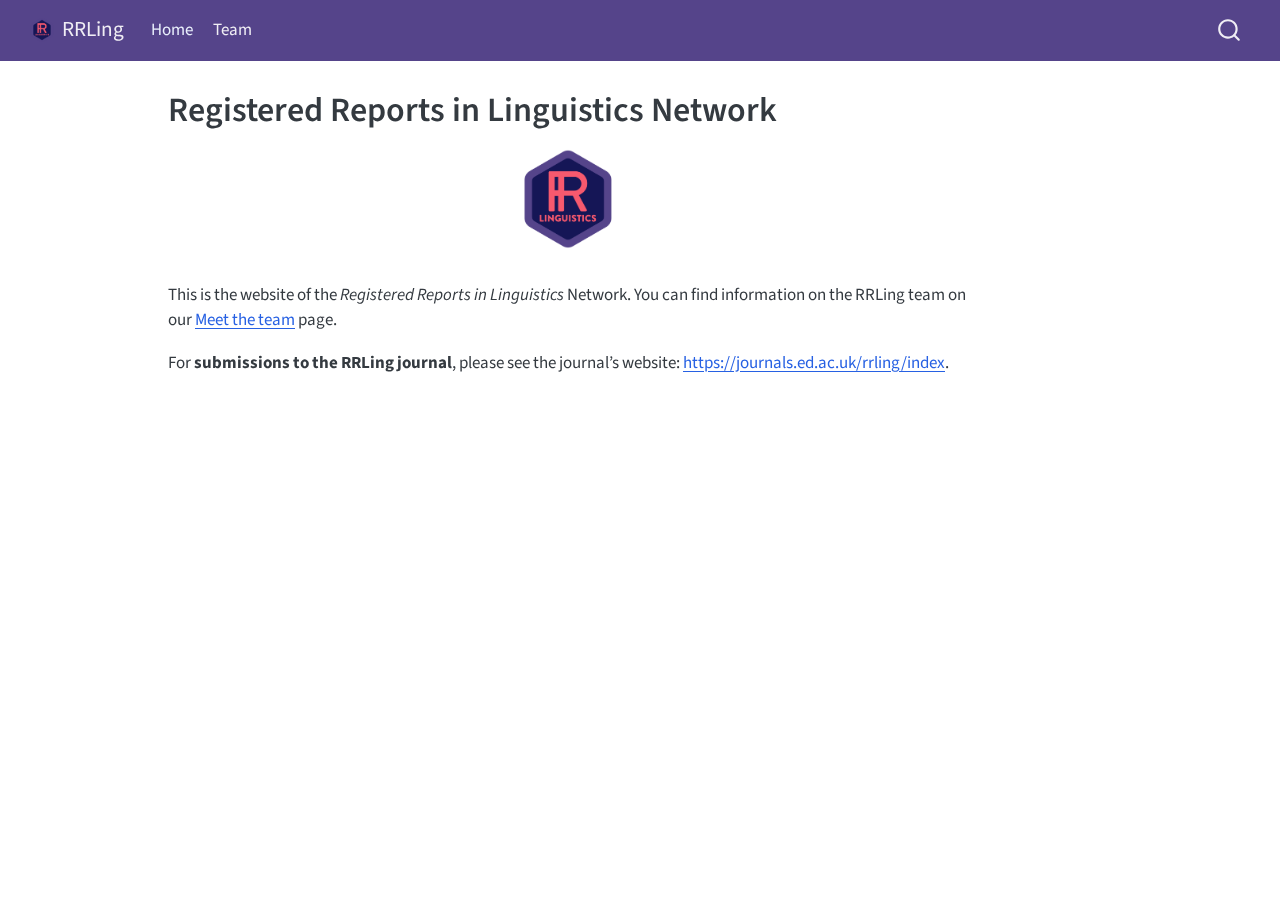
<file: docs/index.html>
<!DOCTYPE html>
<html xmlns="http://www.w3.org/1999/xhtml" lang="en" xml:lang="en"><head>

<meta charset="utf-8">
<meta name="generator" content="quarto-1.8.24">

<meta name="viewport" content="width=device-width, initial-scale=1.0, user-scalable=yes">


<title>Registered Reports in Linguistics Network – RRLing</title>
<style>
code{white-space: pre-wrap;}
span.smallcaps{font-variant: small-caps;}
div.columns{display: flex; gap: min(4vw, 1.5em);}
div.column{flex: auto; overflow-x: auto;}
div.hanging-indent{margin-left: 1.5em; text-indent: -1.5em;}
ul.task-list{list-style: none;}
ul.task-list li input[type="checkbox"] {
  width: 0.8em;
  margin: 0 0.8em 0.2em -1em; /* quarto-specific, see https://github.com/quarto-dev/quarto-cli/issues/4556 */ 
  vertical-align: middle;
}
</style>


<script src="site_libs/quarto-nav/quarto-nav.js"></script>
<script src="site_libs/quarto-nav/headroom.min.js"></script>
<script src="site_libs/clipboard/clipboard.min.js"></script>
<script src="site_libs/quarto-search/autocomplete.umd.js"></script>
<script src="site_libs/quarto-search/fuse.min.js"></script>
<script src="site_libs/quarto-search/quarto-search.js"></script>
<meta name="quarto:offset" content="./">
<script src="site_libs/quarto-html/quarto.js" type="module"></script>
<script src="site_libs/quarto-html/tabsets/tabsets.js" type="module"></script>
<script src="site_libs/quarto-html/axe/axe-check.js" type="module"></script>
<script src="site_libs/quarto-html/popper.min.js"></script>
<script src="site_libs/quarto-html/tippy.umd.min.js"></script>
<script src="site_libs/quarto-html/anchor.min.js"></script>
<link href="site_libs/quarto-html/tippy.css" rel="stylesheet">
<link href="site_libs/quarto-html/quarto-syntax-highlighting-dc55a5b9e770e841cd82e46aadbfb9b0.css" rel="stylesheet" id="quarto-text-highlighting-styles">
<script src="site_libs/bootstrap/bootstrap.min.js"></script>
<link href="site_libs/bootstrap/bootstrap-icons.css" rel="stylesheet">
<link href="site_libs/bootstrap/bootstrap-ec32ccae354719c480a9695f3db38814.min.css" rel="stylesheet" append-hash="true" id="quarto-bootstrap" data-mode="light">
<script id="quarto-search-options" type="application/json">{
  "location": "navbar",
  "copy-button": false,
  "collapse-after": 3,
  "panel-placement": "end",
  "type": "overlay",
  "limit": 50,
  "keyboard-shortcut": [
    "f",
    "/",
    "s"
  ],
  "show-item-context": false,
  "language": {
    "search-no-results-text": "No results",
    "search-matching-documents-text": "matching documents",
    "search-copy-link-title": "Copy link to search",
    "search-hide-matches-text": "Hide additional matches",
    "search-more-match-text": "more match in this document",
    "search-more-matches-text": "more matches in this document",
    "search-clear-button-title": "Clear",
    "search-text-placeholder": "",
    "search-detached-cancel-button-title": "Cancel",
    "search-submit-button-title": "Submit",
    "search-label": "Search"
  }
}</script>


<link rel="stylesheet" href="styles.css">
</head>

<body class="nav-fixed quarto-light">

<div id="quarto-search-results"></div>
  <header id="quarto-header" class="headroom fixed-top">
    <nav class="navbar navbar-expand-lg " data-bs-theme="dark">
      <div class="navbar-container container-fluid">
      <div class="navbar-brand-container mx-auto">
    <a href="./index.html" class="navbar-brand navbar-brand-logo">
    <img src="./img/rrling-logo-bg.png" alt="" class="navbar-logo light-content">
    <img src="./img/rrling-logo-bg.png" alt="" class="navbar-logo dark-content">
    </a>
    <a class="navbar-brand" href="./index.html">
    <span class="navbar-title">RRLing</span>
    </a>
  </div>
            <div id="quarto-search" class="" title="Search"></div>
          <button class="navbar-toggler" type="button" data-bs-toggle="collapse" data-bs-target="#navbarCollapse" aria-controls="navbarCollapse" role="menu" aria-expanded="false" aria-label="Toggle navigation" onclick="if (window.quartoToggleHeadroom) { window.quartoToggleHeadroom(); }">
  <span class="navbar-toggler-icon"></span>
</button>
          <div class="collapse navbar-collapse" id="navbarCollapse">
            <ul class="navbar-nav navbar-nav-scroll me-auto">
  <li class="nav-item">
    <a class="nav-link active" href="./index.html" aria-current="page"> 
<span class="menu-text">Home</span></a>
  </li>  
  <li class="nav-item">
    <a class="nav-link" href="./team.html"> 
<span class="menu-text">Team</span></a>
  </li>  
</ul>
          </div> <!-- /navcollapse -->
            <div class="quarto-navbar-tools">
</div>
      </div> <!-- /container-fluid -->
    </nav>
</header>
<!-- content -->
<div id="quarto-content" class="quarto-container page-columns page-rows-contents page-layout-article page-navbar">
<!-- sidebar -->
<!-- margin-sidebar -->
    <div id="quarto-margin-sidebar" class="sidebar margin-sidebar zindex-bottom">
        
    </div>
<!-- main -->
<main class="content" id="quarto-document-content">

<header id="title-block-header" class="quarto-title-block default">
<div class="quarto-title">
<h1 class="title">Registered Reports in Linguistics Network</h1>
</div>



<div class="quarto-title-meta">

    
  
    
  </div>
  


</header>


<div class="quarto-figure quarto-figure-center">
<figure class="figure">
<p><img src="img/rrling-logo-bg.png" class="img-fluid quarto-figure quarto-figure-center figure-img" width="100"></p>
</figure>
</div>
<p>This is the website of the <em>Registered Reports in Linguistics</em> Network. You can find information on the RRLing team on our <a href="./team.html">Meet the team</a> page.</p>
<p>For <strong>submissions to the RRLing journal</strong>, please see the journal’s website: <a href="https://journals.ed.ac.uk/rrling/index" class="uri">https://journals.ed.ac.uk/rrling/index</a>.</p>



</main> <!-- /main -->
<script id="quarto-html-after-body" type="application/javascript">
  window.document.addEventListener("DOMContentLoaded", function (event) {
    const icon = "";
    const anchorJS = new window.AnchorJS();
    anchorJS.options = {
      placement: 'right',
      icon: icon
    };
    anchorJS.add('.anchored');
    const isCodeAnnotation = (el) => {
      for (const clz of el.classList) {
        if (clz.startsWith('code-annotation-')) {                     
          return true;
        }
      }
      return false;
    }
    const onCopySuccess = function(e) {
      // button target
      const button = e.trigger;
      // don't keep focus
      button.blur();
      // flash "checked"
      button.classList.add('code-copy-button-checked');
      var currentTitle = button.getAttribute("title");
      button.setAttribute("title", "Copied!");
      let tooltip;
      if (window.bootstrap) {
        button.setAttribute("data-bs-toggle", "tooltip");
        button.setAttribute("data-bs-placement", "left");
        button.setAttribute("data-bs-title", "Copied!");
        tooltip = new bootstrap.Tooltip(button, 
          { trigger: "manual", 
            customClass: "code-copy-button-tooltip",
            offset: [0, -8]});
        tooltip.show();    
      }
      setTimeout(function() {
        if (tooltip) {
          tooltip.hide();
          button.removeAttribute("data-bs-title");
          button.removeAttribute("data-bs-toggle");
          button.removeAttribute("data-bs-placement");
        }
        button.setAttribute("title", currentTitle);
        button.classList.remove('code-copy-button-checked');
      }, 1000);
      // clear code selection
      e.clearSelection();
    }
    const getTextToCopy = function(trigger) {
      const outerScaffold = trigger.parentElement.cloneNode(true);
      const codeEl = outerScaffold.querySelector('code');
      for (const childEl of codeEl.children) {
        if (isCodeAnnotation(childEl)) {
          childEl.remove();
        }
      }
      return codeEl.innerText;
    }
    const clipboard = new window.ClipboardJS('.code-copy-button:not([data-in-quarto-modal])', {
      text: getTextToCopy
    });
    clipboard.on('success', onCopySuccess);
    if (window.document.getElementById('quarto-embedded-source-code-modal')) {
      const clipboardModal = new window.ClipboardJS('.code-copy-button[data-in-quarto-modal]', {
        text: getTextToCopy,
        container: window.document.getElementById('quarto-embedded-source-code-modal')
      });
      clipboardModal.on('success', onCopySuccess);
    }
      var localhostRegex = new RegExp(/^(?:http|https):\/\/localhost\:?[0-9]*\//);
      var mailtoRegex = new RegExp(/^mailto:/);
        var filterRegex = new RegExp('/' + window.location.host + '/');
      var isInternal = (href) => {
          return filterRegex.test(href) || localhostRegex.test(href) || mailtoRegex.test(href);
      }
      // Inspect non-navigation links and adorn them if external
     var links = window.document.querySelectorAll('a[href]:not(.nav-link):not(.navbar-brand):not(.toc-action):not(.sidebar-link):not(.sidebar-item-toggle):not(.pagination-link):not(.no-external):not([aria-hidden]):not(.dropdown-item):not(.quarto-navigation-tool):not(.about-link)');
      for (var i=0; i<links.length; i++) {
        const link = links[i];
        if (!isInternal(link.href)) {
          // undo the damage that might have been done by quarto-nav.js in the case of
          // links that we want to consider external
          if (link.dataset.originalHref !== undefined) {
            link.href = link.dataset.originalHref;
          }
        }
      }
    function tippyHover(el, contentFn, onTriggerFn, onUntriggerFn) {
      const config = {
        allowHTML: true,
        maxWidth: 500,
        delay: 100,
        arrow: false,
        appendTo: function(el) {
            return el.parentElement;
        },
        interactive: true,
        interactiveBorder: 10,
        theme: 'quarto',
        placement: 'bottom-start',
      };
      if (contentFn) {
        config.content = contentFn;
      }
      if (onTriggerFn) {
        config.onTrigger = onTriggerFn;
      }
      if (onUntriggerFn) {
        config.onUntrigger = onUntriggerFn;
      }
      window.tippy(el, config); 
    }
    const noterefs = window.document.querySelectorAll('a[role="doc-noteref"]');
    for (var i=0; i<noterefs.length; i++) {
      const ref = noterefs[i];
      tippyHover(ref, function() {
        // use id or data attribute instead here
        let href = ref.getAttribute('data-footnote-href') || ref.getAttribute('href');
        try { href = new URL(href).hash; } catch {}
        const id = href.replace(/^#\/?/, "");
        const note = window.document.getElementById(id);
        if (note) {
          return note.innerHTML;
        } else {
          return "";
        }
      });
    }
    const xrefs = window.document.querySelectorAll('a.quarto-xref');
    const processXRef = (id, note) => {
      // Strip column container classes
      const stripColumnClz = (el) => {
        el.classList.remove("page-full", "page-columns");
        if (el.children) {
          for (const child of el.children) {
            stripColumnClz(child);
          }
        }
      }
      stripColumnClz(note)
      if (id === null || id.startsWith('sec-')) {
        // Special case sections, only their first couple elements
        const container = document.createElement("div");
        if (note.children && note.children.length > 2) {
          container.appendChild(note.children[0].cloneNode(true));
          for (let i = 1; i < note.children.length; i++) {
            const child = note.children[i];
            if (child.tagName === "P" && child.innerText === "") {
              continue;
            } else {
              container.appendChild(child.cloneNode(true));
              break;
            }
          }
          if (window.Quarto?.typesetMath) {
            window.Quarto.typesetMath(container);
          }
          return container.innerHTML
        } else {
          if (window.Quarto?.typesetMath) {
            window.Quarto.typesetMath(note);
          }
          return note.innerHTML;
        }
      } else {
        // Remove any anchor links if they are present
        const anchorLink = note.querySelector('a.anchorjs-link');
        if (anchorLink) {
          anchorLink.remove();
        }
        if (window.Quarto?.typesetMath) {
          window.Quarto.typesetMath(note);
        }
        if (note.classList.contains("callout")) {
          return note.outerHTML;
        } else {
          return note.innerHTML;
        }
      }
    }
    for (var i=0; i<xrefs.length; i++) {
      const xref = xrefs[i];
      tippyHover(xref, undefined, function(instance) {
        instance.disable();
        let url = xref.getAttribute('href');
        let hash = undefined; 
        if (url.startsWith('#')) {
          hash = url;
        } else {
          try { hash = new URL(url).hash; } catch {}
        }
        if (hash) {
          const id = hash.replace(/^#\/?/, "");
          const note = window.document.getElementById(id);
          if (note !== null) {
            try {
              const html = processXRef(id, note.cloneNode(true));
              instance.setContent(html);
            } finally {
              instance.enable();
              instance.show();
            }
          } else {
            // See if we can fetch this
            fetch(url.split('#')[0])
            .then(res => res.text())
            .then(html => {
              const parser = new DOMParser();
              const htmlDoc = parser.parseFromString(html, "text/html");
              const note = htmlDoc.getElementById(id);
              if (note !== null) {
                const html = processXRef(id, note);
                instance.setContent(html);
              } 
            }).finally(() => {
              instance.enable();
              instance.show();
            });
          }
        } else {
          // See if we can fetch a full url (with no hash to target)
          // This is a special case and we should probably do some content thinning / targeting
          fetch(url)
          .then(res => res.text())
          .then(html => {
            const parser = new DOMParser();
            const htmlDoc = parser.parseFromString(html, "text/html");
            const note = htmlDoc.querySelector('main.content');
            if (note !== null) {
              // This should only happen for chapter cross references
              // (since there is no id in the URL)
              // remove the first header
              if (note.children.length > 0 && note.children[0].tagName === "HEADER") {
                note.children[0].remove();
              }
              const html = processXRef(null, note);
              instance.setContent(html);
            } 
          }).finally(() => {
            instance.enable();
            instance.show();
          });
        }
      }, function(instance) {
      });
    }
        let selectedAnnoteEl;
        const selectorForAnnotation = ( cell, annotation) => {
          let cellAttr = 'data-code-cell="' + cell + '"';
          let lineAttr = 'data-code-annotation="' +  annotation + '"';
          const selector = 'span[' + cellAttr + '][' + lineAttr + ']';
          return selector;
        }
        const selectCodeLines = (annoteEl) => {
          const doc = window.document;
          const targetCell = annoteEl.getAttribute("data-target-cell");
          const targetAnnotation = annoteEl.getAttribute("data-target-annotation");
          const annoteSpan = window.document.querySelector(selectorForAnnotation(targetCell, targetAnnotation));
          const lines = annoteSpan.getAttribute("data-code-lines").split(",");
          const lineIds = lines.map((line) => {
            return targetCell + "-" + line;
          })
          let top = null;
          let height = null;
          let parent = null;
          if (lineIds.length > 0) {
              //compute the position of the single el (top and bottom and make a div)
              const el = window.document.getElementById(lineIds[0]);
              top = el.offsetTop;
              height = el.offsetHeight;
              parent = el.parentElement.parentElement;
            if (lineIds.length > 1) {
              const lastEl = window.document.getElementById(lineIds[lineIds.length - 1]);
              const bottom = lastEl.offsetTop + lastEl.offsetHeight;
              height = bottom - top;
            }
            if (top !== null && height !== null && parent !== null) {
              // cook up a div (if necessary) and position it 
              let div = window.document.getElementById("code-annotation-line-highlight");
              if (div === null) {
                div = window.document.createElement("div");
                div.setAttribute("id", "code-annotation-line-highlight");
                div.style.position = 'absolute';
                parent.appendChild(div);
              }
              div.style.top = top - 2 + "px";
              div.style.height = height + 4 + "px";
              div.style.left = 0;
              let gutterDiv = window.document.getElementById("code-annotation-line-highlight-gutter");
              if (gutterDiv === null) {
                gutterDiv = window.document.createElement("div");
                gutterDiv.setAttribute("id", "code-annotation-line-highlight-gutter");
                gutterDiv.style.position = 'absolute';
                const codeCell = window.document.getElementById(targetCell);
                const gutter = codeCell.querySelector('.code-annotation-gutter');
                gutter.appendChild(gutterDiv);
              }
              gutterDiv.style.top = top - 2 + "px";
              gutterDiv.style.height = height + 4 + "px";
            }
            selectedAnnoteEl = annoteEl;
          }
        };
        const unselectCodeLines = () => {
          const elementsIds = ["code-annotation-line-highlight", "code-annotation-line-highlight-gutter"];
          elementsIds.forEach((elId) => {
            const div = window.document.getElementById(elId);
            if (div) {
              div.remove();
            }
          });
          selectedAnnoteEl = undefined;
        };
          // Handle positioning of the toggle
      window.addEventListener(
        "resize",
        throttle(() => {
          elRect = undefined;
          if (selectedAnnoteEl) {
            selectCodeLines(selectedAnnoteEl);
          }
        }, 10)
      );
      function throttle(fn, ms) {
      let throttle = false;
      let timer;
        return (...args) => {
          if(!throttle) { // first call gets through
              fn.apply(this, args);
              throttle = true;
          } else { // all the others get throttled
              if(timer) clearTimeout(timer); // cancel #2
              timer = setTimeout(() => {
                fn.apply(this, args);
                timer = throttle = false;
              }, ms);
          }
        };
      }
        // Attach click handler to the DT
        const annoteDls = window.document.querySelectorAll('dt[data-target-cell]');
        for (const annoteDlNode of annoteDls) {
          annoteDlNode.addEventListener('click', (event) => {
            const clickedEl = event.target;
            if (clickedEl !== selectedAnnoteEl) {
              unselectCodeLines();
              const activeEl = window.document.querySelector('dt[data-target-cell].code-annotation-active');
              if (activeEl) {
                activeEl.classList.remove('code-annotation-active');
              }
              selectCodeLines(clickedEl);
              clickedEl.classList.add('code-annotation-active');
            } else {
              // Unselect the line
              unselectCodeLines();
              clickedEl.classList.remove('code-annotation-active');
            }
          });
        }
    const findCites = (el) => {
      const parentEl = el.parentElement;
      if (parentEl) {
        const cites = parentEl.dataset.cites;
        if (cites) {
          return {
            el,
            cites: cites.split(' ')
          };
        } else {
          return findCites(el.parentElement)
        }
      } else {
        return undefined;
      }
    };
    var bibliorefs = window.document.querySelectorAll('a[role="doc-biblioref"]');
    for (var i=0; i<bibliorefs.length; i++) {
      const ref = bibliorefs[i];
      const citeInfo = findCites(ref);
      if (citeInfo) {
        tippyHover(citeInfo.el, function() {
          var popup = window.document.createElement('div');
          citeInfo.cites.forEach(function(cite) {
            var citeDiv = window.document.createElement('div');
            citeDiv.classList.add('hanging-indent');
            citeDiv.classList.add('csl-entry');
            var biblioDiv = window.document.getElementById('ref-' + cite);
            if (biblioDiv) {
              citeDiv.innerHTML = biblioDiv.innerHTML;
            }
            popup.appendChild(citeDiv);
          });
          return popup.innerHTML;
        });
      }
    }
  });
  </script>
</div> <!-- /content -->




</body></html>
</file>
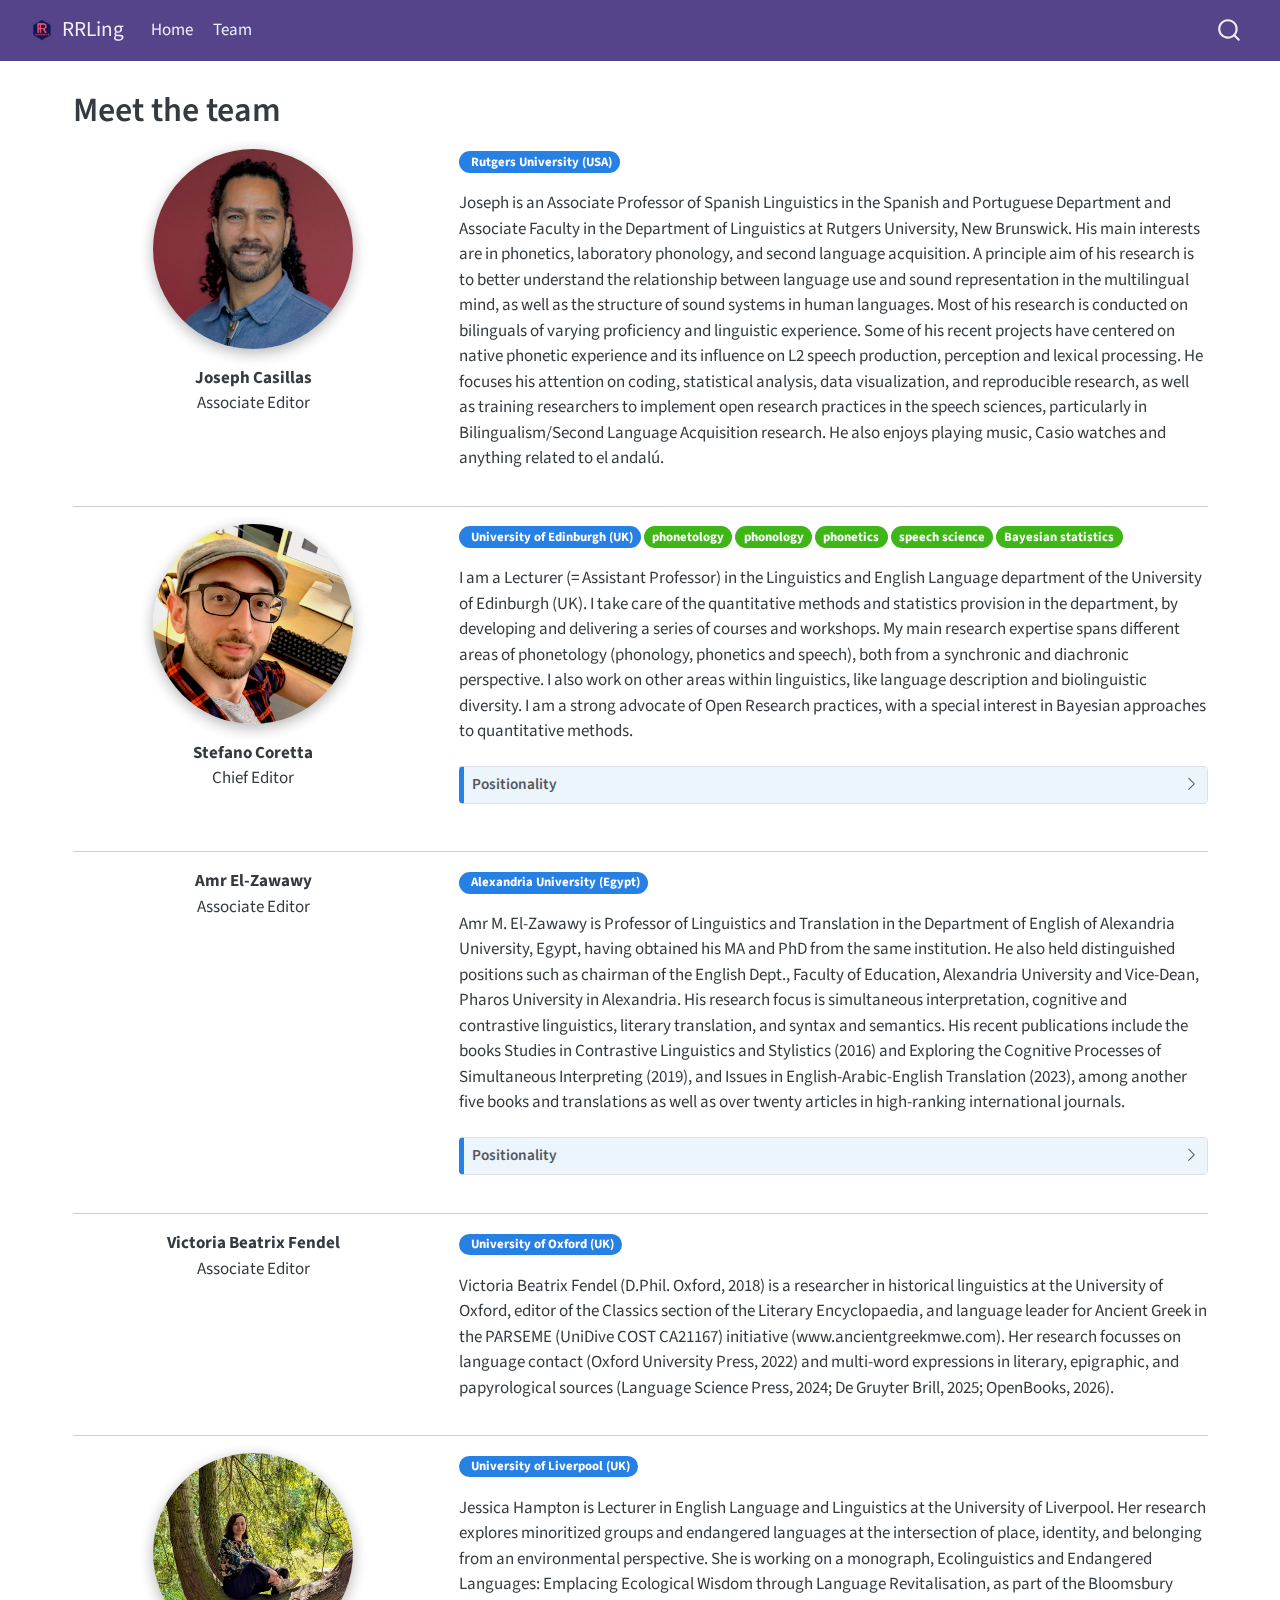
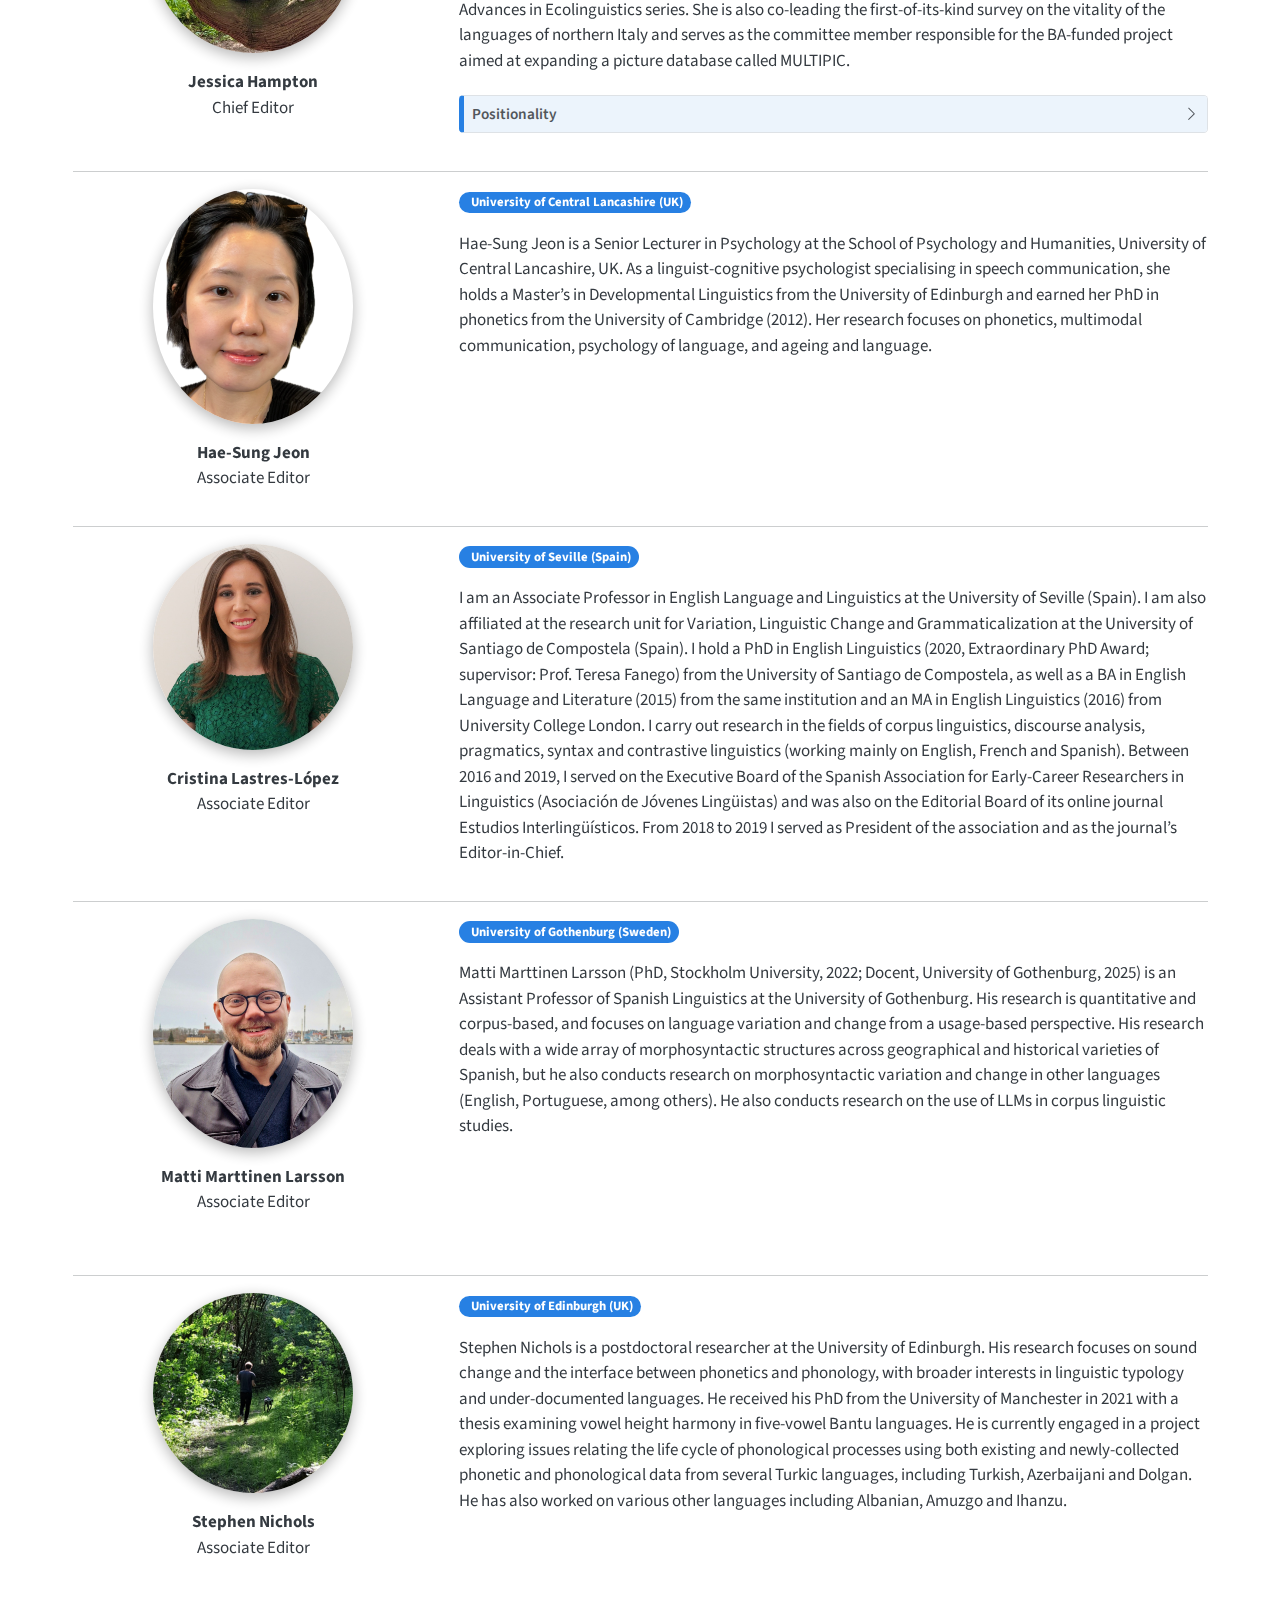
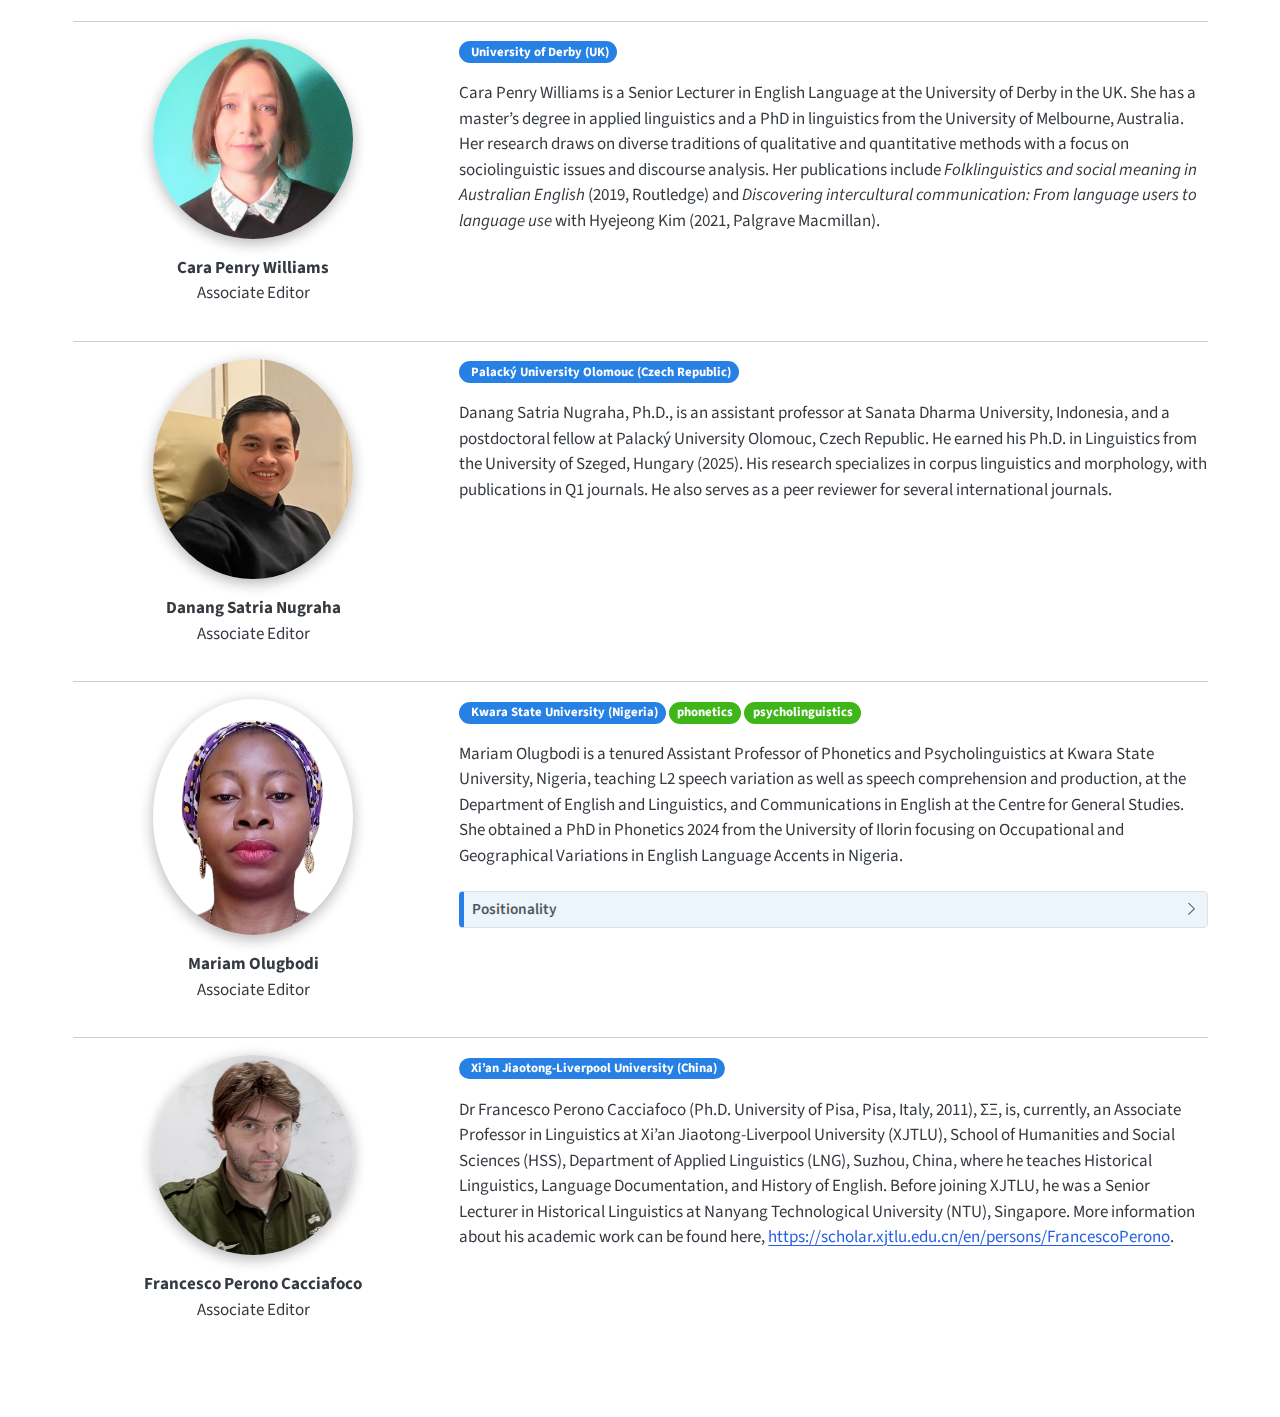
<file: docs/team.html>
<!DOCTYPE html>
<html xmlns="http://www.w3.org/1999/xhtml" lang="en" xml:lang="en"><head>

<meta charset="utf-8">
<meta name="generator" content="quarto-1.8.26">

<meta name="viewport" content="width=device-width, initial-scale=1.0, user-scalable=yes">


<title>Meet the team – RRLing</title>
<style>
code{white-space: pre-wrap;}
span.smallcaps{font-variant: small-caps;}
div.columns{display: flex; gap: min(4vw, 1.5em);}
div.column{flex: auto; overflow-x: auto;}
div.hanging-indent{margin-left: 1.5em; text-indent: -1.5em;}
ul.task-list{list-style: none;}
ul.task-list li input[type="checkbox"] {
  width: 0.8em;
  margin: 0 0.8em 0.2em -1em; /* quarto-specific, see https://github.com/quarto-dev/quarto-cli/issues/4556 */ 
  vertical-align: middle;
}
</style>


<script src="site_libs/quarto-nav/quarto-nav.js"></script>
<script src="site_libs/quarto-nav/headroom.min.js"></script>
<script src="site_libs/clipboard/clipboard.min.js"></script>
<script src="site_libs/quarto-search/autocomplete.umd.js"></script>
<script src="site_libs/quarto-search/fuse.min.js"></script>
<script src="site_libs/quarto-search/quarto-search.js"></script>
<meta name="quarto:offset" content="./">
<script src="site_libs/quarto-html/quarto.js" type="module"></script>
<script src="site_libs/quarto-html/tabsets/tabsets.js" type="module"></script>
<script src="site_libs/quarto-html/axe/axe-check.js" type="module"></script>
<script src="site_libs/quarto-html/popper.min.js"></script>
<script src="site_libs/quarto-html/tippy.umd.min.js"></script>
<script src="site_libs/quarto-html/anchor.min.js"></script>
<link href="site_libs/quarto-html/tippy.css" rel="stylesheet">
<link href="site_libs/quarto-html/quarto-syntax-highlighting-587c61ba64f3a5504c4d52d930310e48.css" rel="stylesheet" id="quarto-text-highlighting-styles">
<script src="site_libs/bootstrap/bootstrap.min.js"></script>
<link href="site_libs/bootstrap/bootstrap-icons.css" rel="stylesheet">
<link href="site_libs/bootstrap/bootstrap-ec32ccae354719c480a9695f3db38814.min.css" rel="stylesheet" append-hash="true" id="quarto-bootstrap" data-mode="light">
<script src="site_libs/quarto-contrib/iconify-3.0.0/iconify-icon.min.js"></script>
<script id="quarto-search-options" type="application/json">{
  "location": "navbar",
  "copy-button": false,
  "collapse-after": 3,
  "panel-placement": "end",
  "type": "overlay",
  "limit": 50,
  "keyboard-shortcut": [
    "f",
    "/",
    "s"
  ],
  "show-item-context": false,
  "language": {
    "search-no-results-text": "No results",
    "search-matching-documents-text": "matching documents",
    "search-copy-link-title": "Copy link to search",
    "search-hide-matches-text": "Hide additional matches",
    "search-more-match-text": "more match in this document",
    "search-more-matches-text": "more matches in this document",
    "search-clear-button-title": "Clear",
    "search-text-placeholder": "",
    "search-detached-cancel-button-title": "Cancel",
    "search-submit-button-title": "Submit",
    "search-label": "Search"
  }
}</script>


<link rel="stylesheet" href="styles.css">
</head>

<body class="nav-fixed quarto-light">

<div id="quarto-search-results"></div>
  <header id="quarto-header" class="headroom fixed-top">
    <nav class="navbar navbar-expand-lg " data-bs-theme="dark">
      <div class="navbar-container container-fluid">
      <div class="navbar-brand-container mx-auto">
    <a href="./index.html" class="navbar-brand navbar-brand-logo">
    <img src="./img/rrling-logo-bg.png" alt="" class="navbar-logo light-content">
    <img src="./img/rrling-logo-bg.png" alt="" class="navbar-logo dark-content">
    </a>
    <a class="navbar-brand" href="./index.html">
    <span class="navbar-title">RRLing</span>
    </a>
  </div>
            <div id="quarto-search" class="" title="Search"></div>
          <button class="navbar-toggler" type="button" data-bs-toggle="collapse" data-bs-target="#navbarCollapse" aria-controls="navbarCollapse" role="menu" aria-expanded="false" aria-label="Toggle navigation" onclick="if (window.quartoToggleHeadroom) { window.quartoToggleHeadroom(); }">
  <span class="navbar-toggler-icon"></span>
</button>
          <div class="collapse navbar-collapse" id="navbarCollapse">
            <ul class="navbar-nav navbar-nav-scroll me-auto">
  <li class="nav-item">
    <a class="nav-link" href="./index.html"> 
<span class="menu-text">Home</span></a>
  </li>  
  <li class="nav-item">
    <a class="nav-link active" href="./team.html" aria-current="page"> 
<span class="menu-text">Team</span></a>
  </li>  
</ul>
          </div> <!-- /navcollapse -->
            <div class="quarto-navbar-tools">
</div>
      </div> <!-- /container-fluid -->
    </nav>
</header>
<!-- content -->
<div id="quarto-content" class="quarto-container page-columns page-rows-contents page-layout-full page-navbar">
<!-- sidebar -->
<!-- margin-sidebar -->
    <div id="quarto-margin-sidebar" class="sidebar margin-sidebar zindex-bottom">
        
    </div>
<!-- main -->
<main class="content column-page" id="quarto-document-content">

<header id="title-block-header" class="quarto-title-block default">
<div class="quarto-title">
<h1 class="title">Meet the team</h1>
</div>



<div class="quarto-title-meta column-page">

    
  
    
  </div>
  


</header>


<div class="grid">
<div class="g-col-4" style="text-align: center;">
<p><img src="img/avatars/josephvcasillas.png" class="avatar img-fluid"></p>
<p><strong>Joseph Casillas</strong><br>
Associate Editor<br>
<a href="https://www.jvcasillas.com/about.html"><iconify-icon role="img" inline="" icon="solar:home-bold-duotone" aria-label="Icon home-bold-duotone from solar Iconify.design set." title="Icon home-bold-duotone from solar Iconify.design set."></iconify-icon></a> <a href="https://orcid.org/0000-0001-8735-9910"><iconify-icon role="img" inline="" icon="academicons:orcid" aria-label="Icon orcid from academicons Iconify.design set." title="Icon orcid from academicons Iconify.design set."></iconify-icon></a></p>
</div>
<div class="g-col-8">
<p><span class="badge rounded-pill bg-primary"><iconify-icon role="img" inline="" icon="solar:earth-bold-duotone" aria-label="Icon earth-bold-duotone from solar Iconify.design set." title="Icon earth-bold-duotone from solar Iconify.design set."></iconify-icon> Rutgers University (USA)</span></p>
<p>Joseph is an Associate Professor of Spanish Linguistics in the Spanish and Portuguese Department and Associate Faculty in the Department of Linguistics at Rutgers University, New Brunswick. His main interests are in phonetics, laboratory phonology, and second language acquisition. A principle aim of his research is to better understand the relationship between language use and sound representation in the multilingual mind, as well as the structure of sound systems in human languages. Most of his research is conducted on bilinguals of varying proficiency and linguistic experience. Some of his recent projects have centered on native phonetic experience and its influence on L2 speech production, perception and lexical processing. He focuses his attention on coding, statistical analysis, data visualization, and reproducible research, as well as training researchers to implement open research practices in the speech sciences, particularly in Bilingualism/Second Language Acquisition research. He also enjoys playing music, Casio watches and anything related to el andalú.</p>
</div>
</div>
<hr>
<div class="grid">
<div class="g-col-4" style="text-align: center;">
<p><img src="img/avatars/stefanocoretta.png" class="avatar img-fluid"></p>
<p><strong>Stefano Coretta</strong><br>
Chief Editor<br>
<a href="https://stefanocoretta.github.io"><iconify-icon role="img" inline="" icon="solar:home-bold-duotone" aria-label="Icon home-bold-duotone from solar Iconify.design set." title="Icon home-bold-duotone from solar Iconify.design set."></iconify-icon></a> <a href="https://orcid.org/0000-0001-9627-5532"><iconify-icon role="img" inline="" icon="academicons:orcid" aria-label="Icon orcid from academicons Iconify.design set." title="Icon orcid from academicons Iconify.design set."></iconify-icon></a></p>
</div>
<div class="g-col-8">
<p><span class="badge rounded-pill bg-primary"><iconify-icon role="img" inline="" icon="solar:earth-bold-duotone" aria-label="Icon earth-bold-duotone from solar Iconify.design set." title="Icon earth-bold-duotone from solar Iconify.design set."></iconify-icon> University of Edinburgh (UK)</span> <span class="badge rounded-pill bg-success">phonetology</span> <span class="badge rounded-pill bg-success">phonology</span> <span class="badge rounded-pill bg-success">phonetics</span> <span class="badge rounded-pill bg-success">speech science</span> <span class="badge rounded-pill bg-success">Bayesian statistics</span></p>
<p>I am a Lecturer (= Assistant Professor) in the Linguistics and English Language department of the University of Edinburgh (UK). I take care of the quantitative methods and statistics provision in the department, by developing and delivering a series of courses and workshops. My main research expertise spans different areas of phonetology (phonology, phonetics and speech), both from a synchronic and diachronic perspective. I also work on other areas within linguistics, like language description and biolinguistic diversity. I am a strong advocate of Open Research practices, with a special interest in Bayesian approaches to quantitative methods.</p>
<div class="callout callout-style-default callout-note no-icon callout-titled">
<div class="callout-header d-flex align-content-center collapsed" data-bs-toggle="collapse" data-bs-target=".callout-1-contents" aria-controls="callout-1" aria-expanded="false" aria-label="Toggle callout">
<div class="callout-icon-container">
<i class="callout-icon no-icon"></i>
</div>
<div class="callout-title-container flex-fill">
<span class="screen-reader-only">Note</span>Positionality
</div>
<div class="callout-btn-toggle d-inline-block border-0 py-1 ps-1 pe-0 float-end"><i class="callout-toggle"></i></div>
</div>
<div id="callout-1" class="callout-1-contents callout-collapse collapse">
<div class="callout-body-container callout-body">
<p>I identify as a neurodiverse academic of Mediterranean ethnicity. I was born and raised in Italy, but I have been living in the United Kingdom for a decade and I think of this country as my home. My philosophical stance is based on a syncretic synthesis of holistic monism, anti-realism, idealism, panpsychism and Bayesian epistemology. I reject positivism and its degenerate development, scientism. I am a practicing pagan with a strong natural and elemental basis. I am an active advocate of Open Research practices for a more transparent, well-grounded and reflexive scholarship.</p>
</div>
</div>
</div>
</div>
</div>
<hr>
<div class="grid">
<div class="g-col-4" style="text-align: center;">
<p><strong>Amr El-Zawawy</strong><br>
Associate Editor</p>
</div>
<div class="g-col-8">
<p><span class="badge rounded-pill bg-primary"><iconify-icon role="img" inline="" icon="solar:earth-bold-duotone" aria-label="Icon earth-bold-duotone from solar Iconify.design set." title="Icon earth-bold-duotone from solar Iconify.design set."></iconify-icon> Alexandria University (Egypt)</span></p>
<p>Amr M. El-Zawawy is Professor of Linguistics and Translation in the Department of English of Alexandria University, Egypt, having obtained his MA and PhD from the same institution. He also held distinguished positions such as chairman of the English Dept., Faculty of Education, Alexandria University and Vice-Dean, Pharos University in Alexandria. His research focus is simultaneous interpretation, cognitive and contrastive linguistics, literary translation, and syntax and semantics. His recent publications include the books Studies in Contrastive Linguistics and Stylistics (2016) and Exploring the Cognitive Processes of Simultaneous Interpreting (2019), and Issues in English-Arabic-English Translation (2023), among another five books and translations as well as over twenty articles in high-ranking international journals.</p>
<div class="callout callout-style-default callout-note no-icon callout-titled">
<div class="callout-header d-flex align-content-center collapsed" data-bs-toggle="collapse" data-bs-target=".callout-2-contents" aria-controls="callout-2" aria-expanded="false" aria-label="Toggle callout">
<div class="callout-icon-container">
<i class="callout-icon no-icon"></i>
</div>
<div class="callout-title-container flex-fill">
<span class="screen-reader-only">Note</span>Positionality
</div>
<div class="callout-btn-toggle d-inline-block border-0 py-1 ps-1 pe-0 float-end"><i class="callout-toggle"></i></div>
</div>
<div id="callout-2" class="callout-2-contents callout-collapse collapse">
<div class="callout-body-container callout-body">
<p>As a scholar situated within the Egyptian academic context, Amr M. El-Zawawy brings to his work a perspective deeply shaped by his training and professional experience in linguistics, translation, and interpreting at Alexandria University. His positionality is grounded in the intersection of English and Arabic linguistic traditions, reflecting both the global significance of English as a lingua franca and the cultural, historical, and intellectual depth of Arabic as his native language and primary field of inquiry.</p>
<p>Coming from a Middle Eastern and Arab educational environment, El-Zawawy is attentive to the ways in which sociocultural, cognitive, and linguistic factors influence translation and interpreting practices. His research interests in lie detection, forensic linguistics, cognitive processes of simultaneous interpreting, contrastive linguistics, and stylistics reflect not only an academic pursuit of knowledge but also a practical concern with bridging communication across cultural and linguistic boundaries.</p>
<p>As a bilingual and bicultural academic, his standpoint inevitably shapes the kinds of questions he asks, the methodologies he privileges, and the interpretive frameworks he employs. His focus on English–Arabic–English dynamics highlights a commitment to understanding both the universal cognitive mechanisms of language processing and the unique challenges posed by working between two typologically and culturally distinct languages.</p>
<p>At the same time, El-Zawawy’s positionality is marked by his engagement with international scholarship. Publishing in English and engaging with global debates in translation studies, he positions himself as both a participant in and a mediator of cross-cultural academic dialogue. This dual orientation—local and global—allows him to critique and enrich existing theories while ensuring that the complexities of Arabic linguistic and cultural realities are represented in wider scholarly conversations.</p>
<p>In sum, his positionality can be characterized as that of a linguist and translation scholar working at the crossroads of East and West, whose academic trajectory is shaped by both cultural embeddedness and international engagement, and whose research embodies the dual aim of theoretical contribution and practical applicability in the fields of translation and interpreting.</p>
</div>
</div>
</div>
</div>
</div>
<hr>
<div class="grid">
<div class="g-col-4" style="text-align: center;">
<p><strong>Victoria Beatrix Fendel</strong><br>
Associate Editor<br>
<a href="https://orcid.org/0000-0001-6302-3726"><iconify-icon role="img" inline="" icon="academicons:orcid" aria-label="Icon orcid from academicons Iconify.design set." title="Icon orcid from academicons Iconify.design set."></iconify-icon></a></p>
</div>
<div class="g-col-8">
<p><span class="badge rounded-pill bg-primary"><iconify-icon role="img" inline="" icon="solar:earth-bold-duotone" aria-label="Icon earth-bold-duotone from solar Iconify.design set." title="Icon earth-bold-duotone from solar Iconify.design set."></iconify-icon> University of Oxford (UK)</span></p>
<p>Victoria Beatrix Fendel (D.Phil. Oxford, 2018) is a researcher in historical linguistics at the University of Oxford, editor of the Classics section of the Literary Encyclopaedia, and language leader for Ancient Greek in the PARSEME (UniDive COST CA21167) initiative (www.ancientgreekmwe.com). Her research focusses on language contact (Oxford University Press, 2022) and multi-word expressions in literary, epigraphic, and papyrological sources (Language Science Press, 2024; De Gruyter Brill, 2025; OpenBooks, 2026).</p>
</div>
</div>
<hr>
<div class="grid">
<div class="g-col-4" style="text-align: center;">
<p><img src="img/avatars/jesshampton.jpg" class="avatar img-fluid"></p>
<p><strong>Jessica Hampton</strong><br>
Chief Editor</p>
</div>
<div class="g-col-8">
<p><span class="badge rounded-pill bg-primary"><iconify-icon role="img" inline="" icon="solar:earth-bold-duotone" aria-label="Icon earth-bold-duotone from solar Iconify.design set." title="Icon earth-bold-duotone from solar Iconify.design set."></iconify-icon> University of Liverpool (UK)</span></p>
<p>Jessica Hampton is Lecturer in English Language and Linguistics at the University of Liverpool. Her research explores minoritized groups and endangered languages at the intersection of place, identity, and belonging from an environmental perspective. She is working on a monograph, Ecolinguistics and Endangered Languages: Emplacing Ecological Wisdom through Language Revitalisation, as part of the Bloomsbury Advances in Ecolinguistics series. She is also co-leading the first-of-its-kind survey on the vitality of the languages of northern Italy and serves as the committee member responsible for the BA-funded project aimed at expanding a picture database called MULTIPIC. </p>
<div class="callout callout-style-default callout-note no-icon callout-titled">
<div class="callout-header d-flex align-content-center collapsed" data-bs-toggle="collapse" data-bs-target=".callout-3-contents" aria-controls="callout-3" aria-expanded="false" aria-label="Toggle callout">
<div class="callout-icon-container">
<i class="callout-icon no-icon"></i>
</div>
<div class="callout-title-container flex-fill">
<span class="screen-reader-only">Note</span>Positionality
</div>
<div class="callout-btn-toggle d-inline-block border-0 py-1 ps-1 pe-0 float-end"><i class="callout-toggle"></i></div>
</div>
<div id="callout-3" class="callout-3-contents callout-collapse collapse">
<div class="callout-body-container callout-body">
<p>I position myself as an ecological sociolinguist whose work is grounded in the exploration of minoritised knowledge systems, including languages, and in the recognition of their vital role in shaping more sustainable and compassionate ways of being. My intellectual and ethical trajectory is inseparable from my personal history: as a first-generation academic raised in conditions of struggle and within minoritised worldviews, I have developed a heightened sensitivity to issues of social and ecological justice. My work is guided by a more-than-human ontoepistemology, one that understands knowledge as co-created within entanglements of humans and the more-than-human world. This orientation challenges anthropocentric hierarchies and invites attention to the semiotic, material, and affective relationships that sustain life. Central to my worldview is an ecosophy of compassion—a commitment to fostering empathy and care across species, spaces, and subjectivities. Through this lens, I see my research as an act of care: an attempt to contribute to the re-storying of our world in ways that honour diversity, interdependence, and justice.</p>
</div>
</div>
</div>
</div>
</div>
<hr>
<div class="grid">
<div class="g-col-4" style="text-align: center;">
<p><img src="img/avatars/haesung.png" class="avatar img-fluid"></p>
<p><strong>Hae-Sung Jeon</strong><br>
Associate Editor</p>
</div>
<div class="g-col-8">
<p><span class="badge rounded-pill bg-primary"><iconify-icon role="img" inline="" icon="solar:earth-bold-duotone" aria-label="Icon earth-bold-duotone from solar Iconify.design set." title="Icon earth-bold-duotone from solar Iconify.design set."></iconify-icon> University of Central Lancashire (UK)</span></p>
<p>Hae-Sung Jeon is a Senior Lecturer in Psychology at the School of Psychology and Humanities, University of Central Lancashire, UK. As a linguist-cognitive psychologist specialising in speech communication, she holds a Master’s in Developmental Linguistics from the University of Edinburgh and earned her PhD in phonetics from the University of Cambridge (2012). Her research focuses on phonetics, multimodal communication, psychology of language, and ageing and language.</p>
</div>
</div>
<hr>
<div class="grid">
<div class="g-col-4" style="text-align: center;">
<p><img src="img/avatars/CristinaLastresLopez.jpg" class="avatar img-fluid"></p>
<p><strong>Cristina Lastres-López</strong><br>
Associate Editor</p>
</div>
<div class="g-col-8">
<p><span class="badge rounded-pill bg-primary"><iconify-icon role="img" inline="" icon="solar:earth-bold-duotone" aria-label="Icon earth-bold-duotone from solar Iconify.design set." title="Icon earth-bold-duotone from solar Iconify.design set."></iconify-icon> University of Seville (Spain)</span></p>
<p>I am an Associate Professor in English Language and Linguistics at the University of Seville (Spain). I am also affiliated at the research unit for Variation, Linguistic Change and Grammaticalization at the University of Santiago de Compostela (Spain). I hold a PhD in English Linguistics (2020, Extraordinary PhD Award; supervisor: Prof.&nbsp;Teresa Fanego) from the University of Santiago de Compostela, as well as a BA in English Language and Literature (2015) from the same institution and an MA in English Linguistics (2016) from University College London. I carry out research in the fields of corpus linguistics, discourse analysis, pragmatics, syntax and contrastive linguistics (working mainly on English, French and Spanish). Between 2016 and 2019, I served on the Executive Board of the Spanish Association for Early-Career Researchers in Linguistics (Asociación de Jóvenes Lingüistas) and was also on the Editorial Board of its online journal Estudios Interlingüísticos. From 2018 to 2019 I served as President of the association and as the journal’s Editor-in-Chief.</p>
</div>
</div>
<hr>
<div class="grid">
<div class="g-col-4" style="text-align: center;">
<p><img src="img/avatars/mattimarttinenlarson.jpg" class="avatar img-fluid"></p>
<p><strong>Matti Marttinen Larsson</strong><br>
Associate Editor<br>
<a href="https://www.gu.se/en/about/find-staff/mattimarttinenlarsson"><iconify-icon role="img" inline="" icon="solar:home-bold-duotone" aria-label="Icon home-bold-duotone from solar Iconify.design set." title="Icon home-bold-duotone from solar Iconify.design set."></iconify-icon></a> <a href="https://orcid.org/0000-0002-6224-7872"><iconify-icon role="img" inline="" icon="academicons:orcid" aria-label="Icon orcid from academicons Iconify.design set." title="Icon orcid from academicons Iconify.design set."></iconify-icon></a></p>
</div>
<div class="g-col-8">
<p><span class="badge rounded-pill bg-primary"><iconify-icon role="img" inline="" icon="solar:earth-bold-duotone" aria-label="Icon earth-bold-duotone from solar Iconify.design set." title="Icon earth-bold-duotone from solar Iconify.design set."></iconify-icon> University of Gothenburg (Sweden)</span></p>
<p>Matti Marttinen Larsson (PhD, Stockholm University, 2022; Docent, University of Gothenburg, 2025) is an Assistant Professor of Spanish Linguistics at the University of Gothenburg. His research is quantitative and corpus-based, and focuses on language variation and change from a usage-based perspective. His research deals with a wide array of morphosyntactic structures across geographical and historical varieties of Spanish, but he also conducts research on morphosyntactic variation and change in other languages (English, Portuguese, among others). He also conducts research on the use of LLMs in corpus linguistic studies.</p>
</div>
</div>
<hr>
<div class="grid">
<div class="g-col-4" style="text-align: center;">
<p><img src="img/avatars/stephennichols.jpg" class="avatar img-fluid"></p>
<p><strong>Stephen Nichols</strong><br>
Associate Editor<br>
<a href="https://www.stephen-nichols.me/"><iconify-icon role="img" inline="" icon="solar:home-bold-duotone" aria-label="Icon home-bold-duotone from solar Iconify.design set." title="Icon home-bold-duotone from solar Iconify.design set."></iconify-icon></a> <a href="https://orcid.org/0000-0001-8918-1474"><iconify-icon role="img" inline="" icon="academicons:orcid" aria-label="Icon orcid from academicons Iconify.design set." title="Icon orcid from academicons Iconify.design set."></iconify-icon></a></p>
</div>
<div class="g-col-8">
<p><span class="badge rounded-pill bg-primary"><iconify-icon role="img" inline="" icon="solar:earth-bold-duotone" aria-label="Icon earth-bold-duotone from solar Iconify.design set." title="Icon earth-bold-duotone from solar Iconify.design set."></iconify-icon> University of Edinburgh (UK)</span></p>
<p>Stephen Nichols is a postdoctoral researcher at the University of Edinburgh. His research focuses on sound change and the interface between phonetics and phonology, with broader interests in linguistic typology and under-documented languages. He received his PhD from the University of Manchester in 2021 with a thesis examining vowel height harmony in five-vowel Bantu languages. He is currently engaged in a project exploring issues relating the life cycle of phonological processes using both existing and newly-collected phonetic and phonological data from several Turkic languages, including Turkish, Azerbaijani and Dolgan. He has also worked on various other languages including Albanian, Amuzgo and Ihanzu.</p>
</div>
</div>
<hr>
<div class="grid">
<div class="g-col-4" style="text-align: center;">
<p><img src="img/avatars/carapenrywilliams.JPG" class="avatar img-fluid"></p>
<p><strong>Cara Penry Williams</strong><br>
Associate Editor</p>
</div>
<div class="g-col-8">
<p><span class="badge rounded-pill bg-primary"><iconify-icon role="img" inline="" icon="solar:earth-bold-duotone" aria-label="Icon earth-bold-duotone from solar Iconify.design set." title="Icon earth-bold-duotone from solar Iconify.design set."></iconify-icon> University of Derby (UK)</span></p>
<p>Cara Penry Williams is a Senior Lecturer in English Language at the University of Derby in the UK. She has a master’s degree in applied linguistics and a PhD in linguistics from the University of Melbourne, Australia. Her research draws on diverse traditions of qualitative and quantitative methods with a focus on sociolinguistic issues and discourse analysis. Her publications include <em>Folklinguistics and social meaning in Australian English</em> (2019, Routledge) and <em>Discovering intercultural communication: From language users to language use</em> with Hyejeong Kim (2021, Palgrave Macmillan).</p>
</div>
</div>
<hr>
<div class="grid">
<div class="g-col-4" style="text-align: center;">
<p><img src="img/avatars/danangsatrianugraha.png" class="avatar img-fluid"></p>
<p><strong>Danang Satria Nugraha</strong><br>
Associate Editor</p>
</div>
<div class="g-col-8">
<p><span class="badge rounded-pill bg-primary"><iconify-icon role="img" inline="" icon="solar:earth-bold-duotone" aria-label="Icon earth-bold-duotone from solar Iconify.design set." title="Icon earth-bold-duotone from solar Iconify.design set."></iconify-icon> Palacký University Olomouc (Czech Republic)</span></p>
<p>Danang Satria Nugraha, Ph.D., is an assistant professor at Sanata Dharma University, Indonesia, and a postdoctoral fellow at Palacký University Olomouc, Czech Republic. He earned his Ph.D.&nbsp;in Linguistics from the University of Szeged, Hungary (2025). His research specializes in corpus linguistics and morphology, with publications in Q1 journals. He also serves as a peer reviewer for several international journals.</p>
</div>
</div>
<hr>
<div class="grid">
<div class="g-col-4" style="text-align: center;">
<p><img src="img/avatars/mariamgobir.png" class="avatar img-fluid"></p>
<p><strong>Mariam Olugbodi</strong><br>
Associate Editor</p>
</div>
<div class="g-col-8">
<p><span class="badge rounded-pill bg-primary"><iconify-icon role="img" inline="" icon="solar:earth-bold-duotone" aria-label="Icon earth-bold-duotone from solar Iconify.design set." title="Icon earth-bold-duotone from solar Iconify.design set."></iconify-icon> Kwara State University (Nigeria)</span> <span class="badge rounded-pill bg-success">phonetics</span> <span class="badge rounded-pill bg-success">psycholinguistics</span></p>
<p>Mariam Olugbodi is a tenured Assistant Professor of Phonetics and Psycholinguistics at Kwara State University, Nigeria, teaching L2 speech variation as well as speech comprehension and production, at the Department of English and Linguistics, and Communications in English at the Centre for General Studies. She obtained a PhD in Phonetics 2024 from the University of Ilorin focusing on Occupational and Geographical Variations in English Language Accents in Nigeria.</p>
<div class="callout callout-style-default callout-note no-icon callout-titled">
<div class="callout-header d-flex align-content-center collapsed" data-bs-toggle="collapse" data-bs-target=".callout-4-contents" aria-controls="callout-4" aria-expanded="false" aria-label="Toggle callout">
<div class="callout-icon-container">
<i class="callout-icon no-icon"></i>
</div>
<div class="callout-title-container flex-fill">
<span class="screen-reader-only">Note</span>Positionality
</div>
<div class="callout-btn-toggle d-inline-block border-0 py-1 ps-1 pe-0 float-end"><i class="callout-toggle"></i></div>
</div>
<div id="callout-4" class="callout-4-contents callout-collapse collapse">
<div class="callout-body-container callout-body">
<p>Mariam Olugbodi is a tenured Assistant Professor at a university with a predominantly African students’ body and faculty. She is a former private school teacher with fourteen years of experience in a diverse classroom (K-Grade, technical college and higher education). Her doctoral research was conducted in 12 states across the geopolitical zones in Nigeria, with her other collaborative researches conducted in Ghana on Ghanaian newscasters. Mariam currently teaches English as a Foreign Language to higher education students and young adults in Gaza Strip under the ACADEMICS4GAZA initiative. Most of the her classes here are taught through the Mobile-Assisted English Language Pedagogy. She does this as a volunteer English language teacher at least 4 hours a week in addition to attending school full time.</p>
<p>Mariam is fluent in English and has some ability to communicate in Arabic. Her background in Arabic stems from her enrolment in Arabic school. Her knowledge of Arabic is further enhanced having worked with learners from the Gaza community who are fluent in Arabic and have some ability to communicate in the language, however, when interacting with students new to English, she relies on translation tools to help ensure clear communication. Her research interests are informed by a commitment to recognizing language diversity.</p>
</div>
</div>
</div>
</div>
</div>
<hr>
<div class="grid">
<div class="g-col-4" style="text-align: center;">
<p><img src="img/avatars/FrancescoPeronoCacciafoco.png" class="avatar img-fluid"></p>
<p><strong>Francesco Perono Cacciafoco</strong><br>
Associate Editor</p>
</div>
<div class="g-col-8">
<p><span class="badge rounded-pill bg-primary"><iconify-icon role="img" inline="" icon="solar:earth-bold-duotone" aria-label="Icon earth-bold-duotone from solar Iconify.design set." title="Icon earth-bold-duotone from solar Iconify.design set."></iconify-icon> Xi’an Jiaotong-Liverpool University (China)</span></p>
<p>Dr Francesco Perono Cacciafoco (Ph.D.&nbsp;University of Pisa, Pisa, Italy, 2011), ΣΞ, is, currently, an Associate Professor in Linguistics at Xi’an Jiaotong-Liverpool University (XJTLU), School of Humanities and Social Sciences (HSS), Department of Applied Linguistics (LNG), Suzhou, China, where he teaches Historical Linguistics, Language Documentation, and History of English. Before joining XJTLU, he was a Senior Lecturer in Historical Linguistics at Nanyang Technological University (NTU), Singapore. More information about his academic work can be found here, <a href="https://scholar.xjtlu.edu.cn/en/persons/FrancescoPerono" class="uri">https://scholar.xjtlu.edu.cn/en/persons/FrancescoPerono</a>.</p>
</div>
</div>



</main> <!-- /main -->
<script id="quarto-html-after-body" type="application/javascript">
  window.document.addEventListener("DOMContentLoaded", function (event) {
    const icon = "";
    const anchorJS = new window.AnchorJS();
    anchorJS.options = {
      placement: 'right',
      icon: icon
    };
    anchorJS.add('.anchored');
    const isCodeAnnotation = (el) => {
      for (const clz of el.classList) {
        if (clz.startsWith('code-annotation-')) {                     
          return true;
        }
      }
      return false;
    }
    const onCopySuccess = function(e) {
      // button target
      const button = e.trigger;
      // don't keep focus
      button.blur();
      // flash "checked"
      button.classList.add('code-copy-button-checked');
      var currentTitle = button.getAttribute("title");
      button.setAttribute("title", "Copied!");
      let tooltip;
      if (window.bootstrap) {
        button.setAttribute("data-bs-toggle", "tooltip");
        button.setAttribute("data-bs-placement", "left");
        button.setAttribute("data-bs-title", "Copied!");
        tooltip = new bootstrap.Tooltip(button, 
          { trigger: "manual", 
            customClass: "code-copy-button-tooltip",
            offset: [0, -8]});
        tooltip.show();    
      }
      setTimeout(function() {
        if (tooltip) {
          tooltip.hide();
          button.removeAttribute("data-bs-title");
          button.removeAttribute("data-bs-toggle");
          button.removeAttribute("data-bs-placement");
        }
        button.setAttribute("title", currentTitle);
        button.classList.remove('code-copy-button-checked');
      }, 1000);
      // clear code selection
      e.clearSelection();
    }
    const getTextToCopy = function(trigger) {
      const outerScaffold = trigger.parentElement.cloneNode(true);
      const codeEl = outerScaffold.querySelector('code');
      for (const childEl of codeEl.children) {
        if (isCodeAnnotation(childEl)) {
          childEl.remove();
        }
      }
      return codeEl.innerText;
    }
    const clipboard = new window.ClipboardJS('.code-copy-button:not([data-in-quarto-modal])', {
      text: getTextToCopy
    });
    clipboard.on('success', onCopySuccess);
    if (window.document.getElementById('quarto-embedded-source-code-modal')) {
      const clipboardModal = new window.ClipboardJS('.code-copy-button[data-in-quarto-modal]', {
        text: getTextToCopy,
        container: window.document.getElementById('quarto-embedded-source-code-modal')
      });
      clipboardModal.on('success', onCopySuccess);
    }
      var localhostRegex = new RegExp(/^(?:http|https):\/\/localhost\:?[0-9]*\//);
      var mailtoRegex = new RegExp(/^mailto:/);
        var filterRegex = new RegExp('/' + window.location.host + '/');
      var isInternal = (href) => {
          return filterRegex.test(href) || localhostRegex.test(href) || mailtoRegex.test(href);
      }
      // Inspect non-navigation links and adorn them if external
     var links = window.document.querySelectorAll('a[href]:not(.nav-link):not(.navbar-brand):not(.toc-action):not(.sidebar-link):not(.sidebar-item-toggle):not(.pagination-link):not(.no-external):not([aria-hidden]):not(.dropdown-item):not(.quarto-navigation-tool):not(.about-link)');
      for (var i=0; i<links.length; i++) {
        const link = links[i];
        if (!isInternal(link.href)) {
          // undo the damage that might have been done by quarto-nav.js in the case of
          // links that we want to consider external
          if (link.dataset.originalHref !== undefined) {
            link.href = link.dataset.originalHref;
          }
        }
      }
    function tippyHover(el, contentFn, onTriggerFn, onUntriggerFn) {
      const config = {
        allowHTML: true,
        maxWidth: 500,
        delay: 100,
        arrow: false,
        appendTo: function(el) {
            return el.parentElement;
        },
        interactive: true,
        interactiveBorder: 10,
        theme: 'quarto',
        placement: 'bottom-start',
      };
      if (contentFn) {
        config.content = contentFn;
      }
      if (onTriggerFn) {
        config.onTrigger = onTriggerFn;
      }
      if (onUntriggerFn) {
        config.onUntrigger = onUntriggerFn;
      }
      window.tippy(el, config); 
    }
    const noterefs = window.document.querySelectorAll('a[role="doc-noteref"]');
    for (var i=0; i<noterefs.length; i++) {
      const ref = noterefs[i];
      tippyHover(ref, function() {
        // use id or data attribute instead here
        let href = ref.getAttribute('data-footnote-href') || ref.getAttribute('href');
        try { href = new URL(href).hash; } catch {}
        const id = href.replace(/^#\/?/, "");
        const note = window.document.getElementById(id);
        if (note) {
          return note.innerHTML;
        } else {
          return "";
        }
      });
    }
    const xrefs = window.document.querySelectorAll('a.quarto-xref');
    const processXRef = (id, note) => {
      // Strip column container classes
      const stripColumnClz = (el) => {
        el.classList.remove("page-full", "page-columns");
        if (el.children) {
          for (const child of el.children) {
            stripColumnClz(child);
          }
        }
      }
      stripColumnClz(note)
      if (id === null || id.startsWith('sec-')) {
        // Special case sections, only their first couple elements
        const container = document.createElement("div");
        if (note.children && note.children.length > 2) {
          container.appendChild(note.children[0].cloneNode(true));
          for (let i = 1; i < note.children.length; i++) {
            const child = note.children[i];
            if (child.tagName === "P" && child.innerText === "") {
              continue;
            } else {
              container.appendChild(child.cloneNode(true));
              break;
            }
          }
          if (window.Quarto?.typesetMath) {
            window.Quarto.typesetMath(container);
          }
          return container.innerHTML
        } else {
          if (window.Quarto?.typesetMath) {
            window.Quarto.typesetMath(note);
          }
          return note.innerHTML;
        }
      } else {
        // Remove any anchor links if they are present
        const anchorLink = note.querySelector('a.anchorjs-link');
        if (anchorLink) {
          anchorLink.remove();
        }
        if (window.Quarto?.typesetMath) {
          window.Quarto.typesetMath(note);
        }
        if (note.classList.contains("callout")) {
          return note.outerHTML;
        } else {
          return note.innerHTML;
        }
      }
    }
    for (var i=0; i<xrefs.length; i++) {
      const xref = xrefs[i];
      tippyHover(xref, undefined, function(instance) {
        instance.disable();
        let url = xref.getAttribute('href');
        let hash = undefined; 
        if (url.startsWith('#')) {
          hash = url;
        } else {
          try { hash = new URL(url).hash; } catch {}
        }
        if (hash) {
          const id = hash.replace(/^#\/?/, "");
          const note = window.document.getElementById(id);
          if (note !== null) {
            try {
              const html = processXRef(id, note.cloneNode(true));
              instance.setContent(html);
            } finally {
              instance.enable();
              instance.show();
            }
          } else {
            // See if we can fetch this
            fetch(url.split('#')[0])
            .then(res => res.text())
            .then(html => {
              const parser = new DOMParser();
              const htmlDoc = parser.parseFromString(html, "text/html");
              const note = htmlDoc.getElementById(id);
              if (note !== null) {
                const html = processXRef(id, note);
                instance.setContent(html);
              } 
            }).finally(() => {
              instance.enable();
              instance.show();
            });
          }
        } else {
          // See if we can fetch a full url (with no hash to target)
          // This is a special case and we should probably do some content thinning / targeting
          fetch(url)
          .then(res => res.text())
          .then(html => {
            const parser = new DOMParser();
            const htmlDoc = parser.parseFromString(html, "text/html");
            const note = htmlDoc.querySelector('main.content');
            if (note !== null) {
              // This should only happen for chapter cross references
              // (since there is no id in the URL)
              // remove the first header
              if (note.children.length > 0 && note.children[0].tagName === "HEADER") {
                note.children[0].remove();
              }
              const html = processXRef(null, note);
              instance.setContent(html);
            } 
          }).finally(() => {
            instance.enable();
            instance.show();
          });
        }
      }, function(instance) {
      });
    }
        let selectedAnnoteEl;
        const selectorForAnnotation = ( cell, annotation) => {
          let cellAttr = 'data-code-cell="' + cell + '"';
          let lineAttr = 'data-code-annotation="' +  annotation + '"';
          const selector = 'span[' + cellAttr + '][' + lineAttr + ']';
          return selector;
        }
        const selectCodeLines = (annoteEl) => {
          const doc = window.document;
          const targetCell = annoteEl.getAttribute("data-target-cell");
          const targetAnnotation = annoteEl.getAttribute("data-target-annotation");
          const annoteSpan = window.document.querySelector(selectorForAnnotation(targetCell, targetAnnotation));
          const lines = annoteSpan.getAttribute("data-code-lines").split(",");
          const lineIds = lines.map((line) => {
            return targetCell + "-" + line;
          })
          let top = null;
          let height = null;
          let parent = null;
          if (lineIds.length > 0) {
              //compute the position of the single el (top and bottom and make a div)
              const el = window.document.getElementById(lineIds[0]);
              top = el.offsetTop;
              height = el.offsetHeight;
              parent = el.parentElement.parentElement;
            if (lineIds.length > 1) {
              const lastEl = window.document.getElementById(lineIds[lineIds.length - 1]);
              const bottom = lastEl.offsetTop + lastEl.offsetHeight;
              height = bottom - top;
            }
            if (top !== null && height !== null && parent !== null) {
              // cook up a div (if necessary) and position it 
              let div = window.document.getElementById("code-annotation-line-highlight");
              if (div === null) {
                div = window.document.createElement("div");
                div.setAttribute("id", "code-annotation-line-highlight");
                div.style.position = 'absolute';
                parent.appendChild(div);
              }
              div.style.top = top - 2 + "px";
              div.style.height = height + 4 + "px";
              div.style.left = 0;
              let gutterDiv = window.document.getElementById("code-annotation-line-highlight-gutter");
              if (gutterDiv === null) {
                gutterDiv = window.document.createElement("div");
                gutterDiv.setAttribute("id", "code-annotation-line-highlight-gutter");
                gutterDiv.style.position = 'absolute';
                const codeCell = window.document.getElementById(targetCell);
                const gutter = codeCell.querySelector('.code-annotation-gutter');
                gutter.appendChild(gutterDiv);
              }
              gutterDiv.style.top = top - 2 + "px";
              gutterDiv.style.height = height + 4 + "px";
            }
            selectedAnnoteEl = annoteEl;
          }
        };
        const unselectCodeLines = () => {
          const elementsIds = ["code-annotation-line-highlight", "code-annotation-line-highlight-gutter"];
          elementsIds.forEach((elId) => {
            const div = window.document.getElementById(elId);
            if (div) {
              div.remove();
            }
          });
          selectedAnnoteEl = undefined;
        };
          // Handle positioning of the toggle
      window.addEventListener(
        "resize",
        throttle(() => {
          elRect = undefined;
          if (selectedAnnoteEl) {
            selectCodeLines(selectedAnnoteEl);
          }
        }, 10)
      );
      function throttle(fn, ms) {
      let throttle = false;
      let timer;
        return (...args) => {
          if(!throttle) { // first call gets through
              fn.apply(this, args);
              throttle = true;
          } else { // all the others get throttled
              if(timer) clearTimeout(timer); // cancel #2
              timer = setTimeout(() => {
                fn.apply(this, args);
                timer = throttle = false;
              }, ms);
          }
        };
      }
        // Attach click handler to the DT
        const annoteDls = window.document.querySelectorAll('dt[data-target-cell]');
        for (const annoteDlNode of annoteDls) {
          annoteDlNode.addEventListener('click', (event) => {
            const clickedEl = event.target;
            if (clickedEl !== selectedAnnoteEl) {
              unselectCodeLines();
              const activeEl = window.document.querySelector('dt[data-target-cell].code-annotation-active');
              if (activeEl) {
                activeEl.classList.remove('code-annotation-active');
              }
              selectCodeLines(clickedEl);
              clickedEl.classList.add('code-annotation-active');
            } else {
              // Unselect the line
              unselectCodeLines();
              clickedEl.classList.remove('code-annotation-active');
            }
          });
        }
    const findCites = (el) => {
      const parentEl = el.parentElement;
      if (parentEl) {
        const cites = parentEl.dataset.cites;
        if (cites) {
          return {
            el,
            cites: cites.split(' ')
          };
        } else {
          return findCites(el.parentElement)
        }
      } else {
        return undefined;
      }
    };
    var bibliorefs = window.document.querySelectorAll('a[role="doc-biblioref"]');
    for (var i=0; i<bibliorefs.length; i++) {
      const ref = bibliorefs[i];
      const citeInfo = findCites(ref);
      if (citeInfo) {
        tippyHover(citeInfo.el, function() {
          var popup = window.document.createElement('div');
          citeInfo.cites.forEach(function(cite) {
            var citeDiv = window.document.createElement('div');
            citeDiv.classList.add('hanging-indent');
            citeDiv.classList.add('csl-entry');
            var biblioDiv = window.document.getElementById('ref-' + cite);
            if (biblioDiv) {
              citeDiv.innerHTML = biblioDiv.innerHTML;
            }
            popup.appendChild(citeDiv);
          });
          return popup.innerHTML;
        });
      }
    }
  });
  </script>
</div> <!-- /content -->




</body></html>
</file>
<file: docs/site_libs/quarto-html/tippy.css>
.tippy-box[data-animation=fade][data-state=hidden]{opacity:0}[data-tippy-root]{max-width:calc(100vw - 10px)}.tippy-box{position:relative;background-color:#333;color:#fff;border-radius:4px;font-size:14px;line-height:1.4;white-space:normal;outline:0;transition-property:transform,visibility,opacity}.tippy-box[data-placement^=top]>.tippy-arrow{bottom:0}.tippy-box[data-placement^=top]>.tippy-arrow:before{bottom:-7px;left:0;border-width:8px 8px 0;border-top-color:initial;transform-origin:center top}.tippy-box[data-placement^=bottom]>.tippy-arrow{top:0}.tippy-box[data-placement^=bottom]>.tippy-arrow:before{top:-7px;left:0;border-width:0 8px 8px;border-bottom-color:initial;transform-origin:center bottom}.tippy-box[data-placement^=left]>.tippy-arrow{right:0}.tippy-box[data-placement^=left]>.tippy-arrow:before{border-width:8px 0 8px 8px;border-left-color:initial;right:-7px;transform-origin:center left}.tippy-box[data-placement^=right]>.tippy-arrow{left:0}.tippy-box[data-placement^=right]>.tippy-arrow:before{left:-7px;border-width:8px 8px 8px 0;border-right-color:initial;transform-origin:center right}.tippy-box[data-inertia][data-state=visible]{transition-timing-function:cubic-bezier(.54,1.5,.38,1.11)}.tippy-arrow{width:16px;height:16px;color:#333}.tippy-arrow:before{content:"";position:absolute;border-color:transparent;border-style:solid}.tippy-content{position:relative;padding:5px 9px;z-index:1}
</file>
<file: docs/site_libs/quarto-html/quarto-syntax-highlighting-dc55a5b9e770e841cd82e46aadbfb9b0.css>
/* quarto syntax highlight colors */
:root {
  --quarto-hl-ot-color: #003B4F;
  --quarto-hl-at-color: #657422;
  --quarto-hl-ss-color: #20794D;
  --quarto-hl-an-color: #5E5E5E;
  --quarto-hl-fu-color: #4758AB;
  --quarto-hl-st-color: #20794D;
  --quarto-hl-cf-color: #003B4F;
  --quarto-hl-op-color: #5E5E5E;
  --quarto-hl-er-color: #AD0000;
  --quarto-hl-bn-color: #AD0000;
  --quarto-hl-al-color: #AD0000;
  --quarto-hl-va-color: #111111;
  --quarto-hl-bu-color: inherit;
  --quarto-hl-ex-color: inherit;
  --quarto-hl-pp-color: #AD0000;
  --quarto-hl-in-color: #5E5E5E;
  --quarto-hl-vs-color: #20794D;
  --quarto-hl-wa-color: #5E5E5E;
  --quarto-hl-do-color: #5E5E5E;
  --quarto-hl-im-color: #00769E;
  --quarto-hl-ch-color: #20794D;
  --quarto-hl-dt-color: #AD0000;
  --quarto-hl-fl-color: #AD0000;
  --quarto-hl-co-color: #5E5E5E;
  --quarto-hl-cv-color: #5E5E5E;
  --quarto-hl-cn-color: #8f5902;
  --quarto-hl-sc-color: #5E5E5E;
  --quarto-hl-dv-color: #AD0000;
  --quarto-hl-kw-color: #003B4F;
}

/* other quarto variables */
:root {
  --quarto-font-monospace: SFMono-Regular, Menlo, Monaco, Consolas, "Liberation Mono", "Courier New", monospace;
}

/* syntax highlight based on Pandoc's rules */
pre > code.sourceCode > span {
  color: #003B4F;
}

code.sourceCode > span {
  color: #003B4F;
}

div.sourceCode,
div.sourceCode pre.sourceCode {
  color: #003B4F;
}

/* Normal */
code span {
  color: #003B4F;
}

/* Alert */
code span.al {
  color: #AD0000;
  font-style: inherit;
}

/* Annotation */
code span.an {
  color: #5E5E5E;
  font-style: inherit;
}

/* Attribute */
code span.at {
  color: #657422;
  font-style: inherit;
}

/* BaseN */
code span.bn {
  color: #AD0000;
  font-style: inherit;
}

/* BuiltIn */
code span.bu {
  font-style: inherit;
}

/* ControlFlow */
code span.cf {
  color: #003B4F;
  font-weight: bold;
  font-style: inherit;
}

/* Char */
code span.ch {
  color: #20794D;
  font-style: inherit;
}

/* Constant */
code span.cn {
  color: #8f5902;
  font-style: inherit;
}

/* Comment */
code span.co {
  color: #5E5E5E;
  font-style: inherit;
}

/* CommentVar */
code span.cv {
  color: #5E5E5E;
  font-style: italic;
}

/* Documentation */
code span.do {
  color: #5E5E5E;
  font-style: italic;
}

/* DataType */
code span.dt {
  color: #AD0000;
  font-style: inherit;
}

/* DecVal */
code span.dv {
  color: #AD0000;
  font-style: inherit;
}

/* Error */
code span.er {
  color: #AD0000;
  font-style: inherit;
}

/* Extension */
code span.ex {
  font-style: inherit;
}

/* Float */
code span.fl {
  color: #AD0000;
  font-style: inherit;
}

/* Function */
code span.fu {
  color: #4758AB;
  font-style: inherit;
}

/* Import */
code span.im {
  color: #00769E;
  font-style: inherit;
}

/* Information */
code span.in {
  color: #5E5E5E;
  font-style: inherit;
}

/* Keyword */
code span.kw {
  color: #003B4F;
  font-weight: bold;
  font-style: inherit;
}

/* Operator */
code span.op {
  color: #5E5E5E;
  font-style: inherit;
}

/* Other */
code span.ot {
  color: #003B4F;
  font-style: inherit;
}

/* Preprocessor */
code span.pp {
  color: #AD0000;
  font-style: inherit;
}

/* SpecialChar */
code span.sc {
  color: #5E5E5E;
  font-style: inherit;
}

/* SpecialString */
code span.ss {
  color: #20794D;
  font-style: inherit;
}

/* String */
code span.st {
  color: #20794D;
  font-style: inherit;
}

/* Variable */
code span.va {
  color: #111111;
  font-style: inherit;
}

/* VerbatimString */
code span.vs {
  color: #20794D;
  font-style: inherit;
}

/* Warning */
code span.wa {
  color: #5E5E5E;
  font-style: italic;
}

.prevent-inlining {
  content: "</";
}

/*# sourceMappingURL=21f0b8dca5c347bd0a806dc2ce2adfe3.css.map */
</file>
<file: docs/styles.css>
/* css styles */

img.avatar {
  border-radius: 50%;
  box-shadow: 0px 4px 15px rgba(0,0,0,0.3);
  width: 200px;
}
</file>
<file: docs/site_libs/quarto-html/quarto-syntax-highlighting-587c61ba64f3a5504c4d52d930310e48.css>
/* quarto syntax highlight colors */
:root {
  --quarto-hl-ot-color: #003B4F;
  --quarto-hl-at-color: #657422;
  --quarto-hl-ss-color: #20794D;
  --quarto-hl-an-color: #5E5E5E;
  --quarto-hl-fu-color: #4758AB;
  --quarto-hl-st-color: #20794D;
  --quarto-hl-cf-color: #003B4F;
  --quarto-hl-op-color: #5E5E5E;
  --quarto-hl-er-color: #AD0000;
  --quarto-hl-bn-color: #AD0000;
  --quarto-hl-al-color: #AD0000;
  --quarto-hl-va-color: #111111;
  --quarto-hl-bu-color: inherit;
  --quarto-hl-ex-color: inherit;
  --quarto-hl-pp-color: #AD0000;
  --quarto-hl-in-color: #5E5E5E;
  --quarto-hl-vs-color: #20794D;
  --quarto-hl-wa-color: #5E5E5E;
  --quarto-hl-do-color: #5E5E5E;
  --quarto-hl-im-color: #00769E;
  --quarto-hl-ch-color: #20794D;
  --quarto-hl-dt-color: #AD0000;
  --quarto-hl-fl-color: #AD0000;
  --quarto-hl-co-color: #5E5E5E;
  --quarto-hl-cv-color: #5E5E5E;
  --quarto-hl-cn-color: #8f5902;
  --quarto-hl-sc-color: #5E5E5E;
  --quarto-hl-dv-color: #AD0000;
  --quarto-hl-kw-color: #003B4F;
}

/* other quarto variables */
:root {
  --quarto-font-monospace: SFMono-Regular, Menlo, Monaco, Consolas, "Liberation Mono", "Courier New", monospace;
}

/* syntax highlight based on Pandoc's rules */
pre > code.sourceCode > span {
  color: #003B4F;
}

code.sourceCode > span {
  color: #003B4F;
}

div.sourceCode,
div.sourceCode pre.sourceCode {
  color: #003B4F;
}

/* Normal */
code span {
  color: #003B4F;
}

/* Alert */
code span.al {
  color: #AD0000;
  font-style: inherit;
}

/* Annotation */
code span.an {
  color: #5E5E5E;
  font-style: inherit;
}

/* Attribute */
code span.at {
  color: #657422;
  font-style: inherit;
}

/* BaseN */
code span.bn {
  color: #AD0000;
  font-style: inherit;
}

/* BuiltIn */
code span.bu {
  font-style: inherit;
}

/* ControlFlow */
code span.cf {
  color: #003B4F;
  font-weight: bold;
  font-style: inherit;
}

/* Char */
code span.ch {
  color: #20794D;
  font-style: inherit;
}

/* Constant */
code span.cn {
  color: #8f5902;
  font-style: inherit;
}

/* Comment */
code span.co {
  color: #5E5E5E;
  font-style: inherit;
}

/* CommentVar */
code span.cv {
  color: #5E5E5E;
  font-style: italic;
}

/* Documentation */
code span.do {
  color: #5E5E5E;
  font-style: italic;
}

/* DataType */
code span.dt {
  color: #AD0000;
  font-style: inherit;
}

/* DecVal */
code span.dv {
  color: #AD0000;
  font-style: inherit;
}

/* Error */
code span.er {
  color: #AD0000;
  font-style: inherit;
}

/* Extension */
code span.ex {
  font-style: inherit;
}

/* Float */
code span.fl {
  color: #AD0000;
  font-style: inherit;
}

/* Function */
code span.fu {
  color: #4758AB;
  font-style: inherit;
}

/* Import */
code span.im {
  color: #00769E;
  font-style: inherit;
}

/* Information */
code span.in {
  color: #5E5E5E;
  font-style: inherit;
}

/* Keyword */
code span.kw {
  color: #003B4F;
  font-weight: bold;
  font-style: inherit;
}

/* Operator */
code span.op {
  color: #5E5E5E;
  font-style: inherit;
}

/* Other */
code span.ot {
  color: #003B4F;
  font-style: inherit;
}

/* Preprocessor */
code span.pp {
  color: #AD0000;
  font-style: inherit;
}

/* SpecialChar */
code span.sc {
  color: #5E5E5E;
  font-style: inherit;
}

/* SpecialString */
code span.ss {
  color: #20794D;
  font-style: inherit;
}

/* String */
code span.st {
  color: #20794D;
  font-style: inherit;
}

/* Variable */
code span.va {
  color: #111111;
  font-style: inherit;
}

/* VerbatimString */
code span.vs {
  color: #20794D;
  font-style: inherit;
}

/* Warning */
code span.wa {
  color: #5E5E5E;
  font-style: italic;
}

.prevent-inlining {
  content: "</";
}

/*# sourceMappingURL=2dce1cc6c82594539e1579de68416b47.css.map */
</file>
